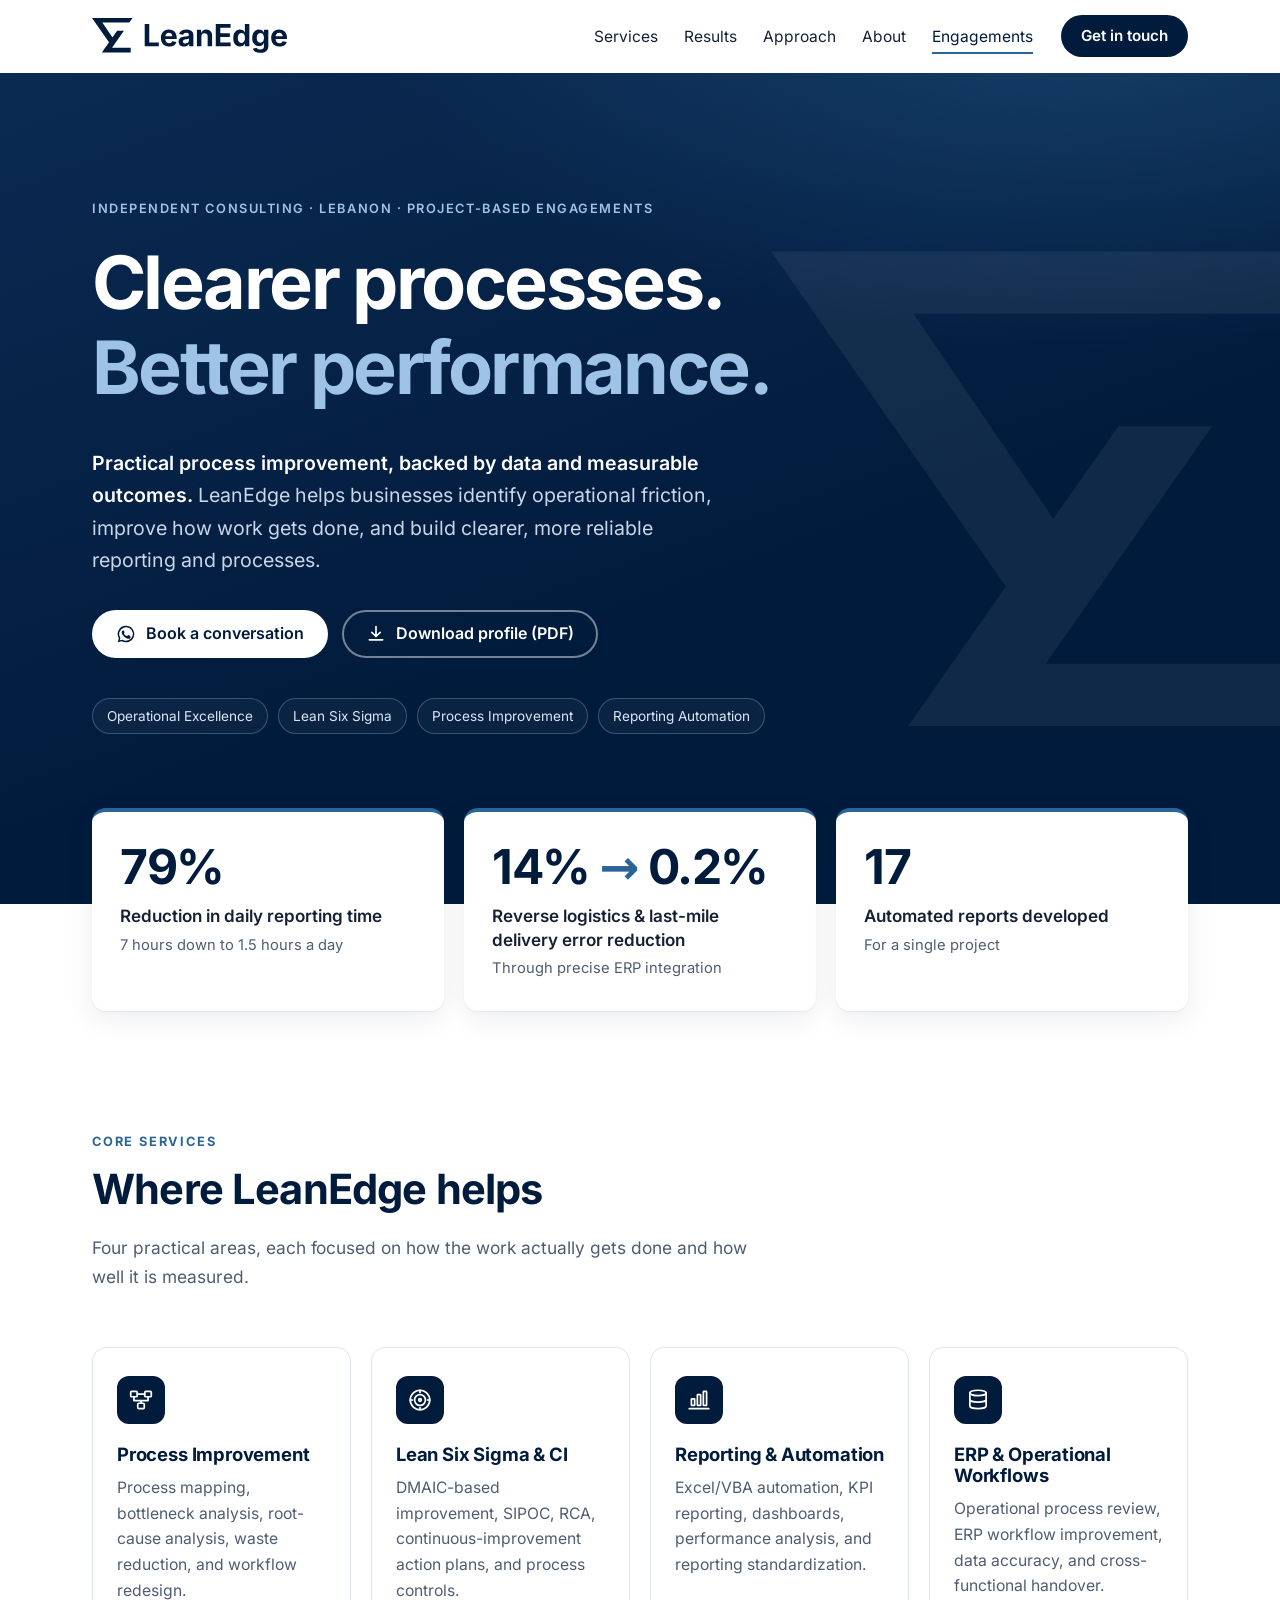
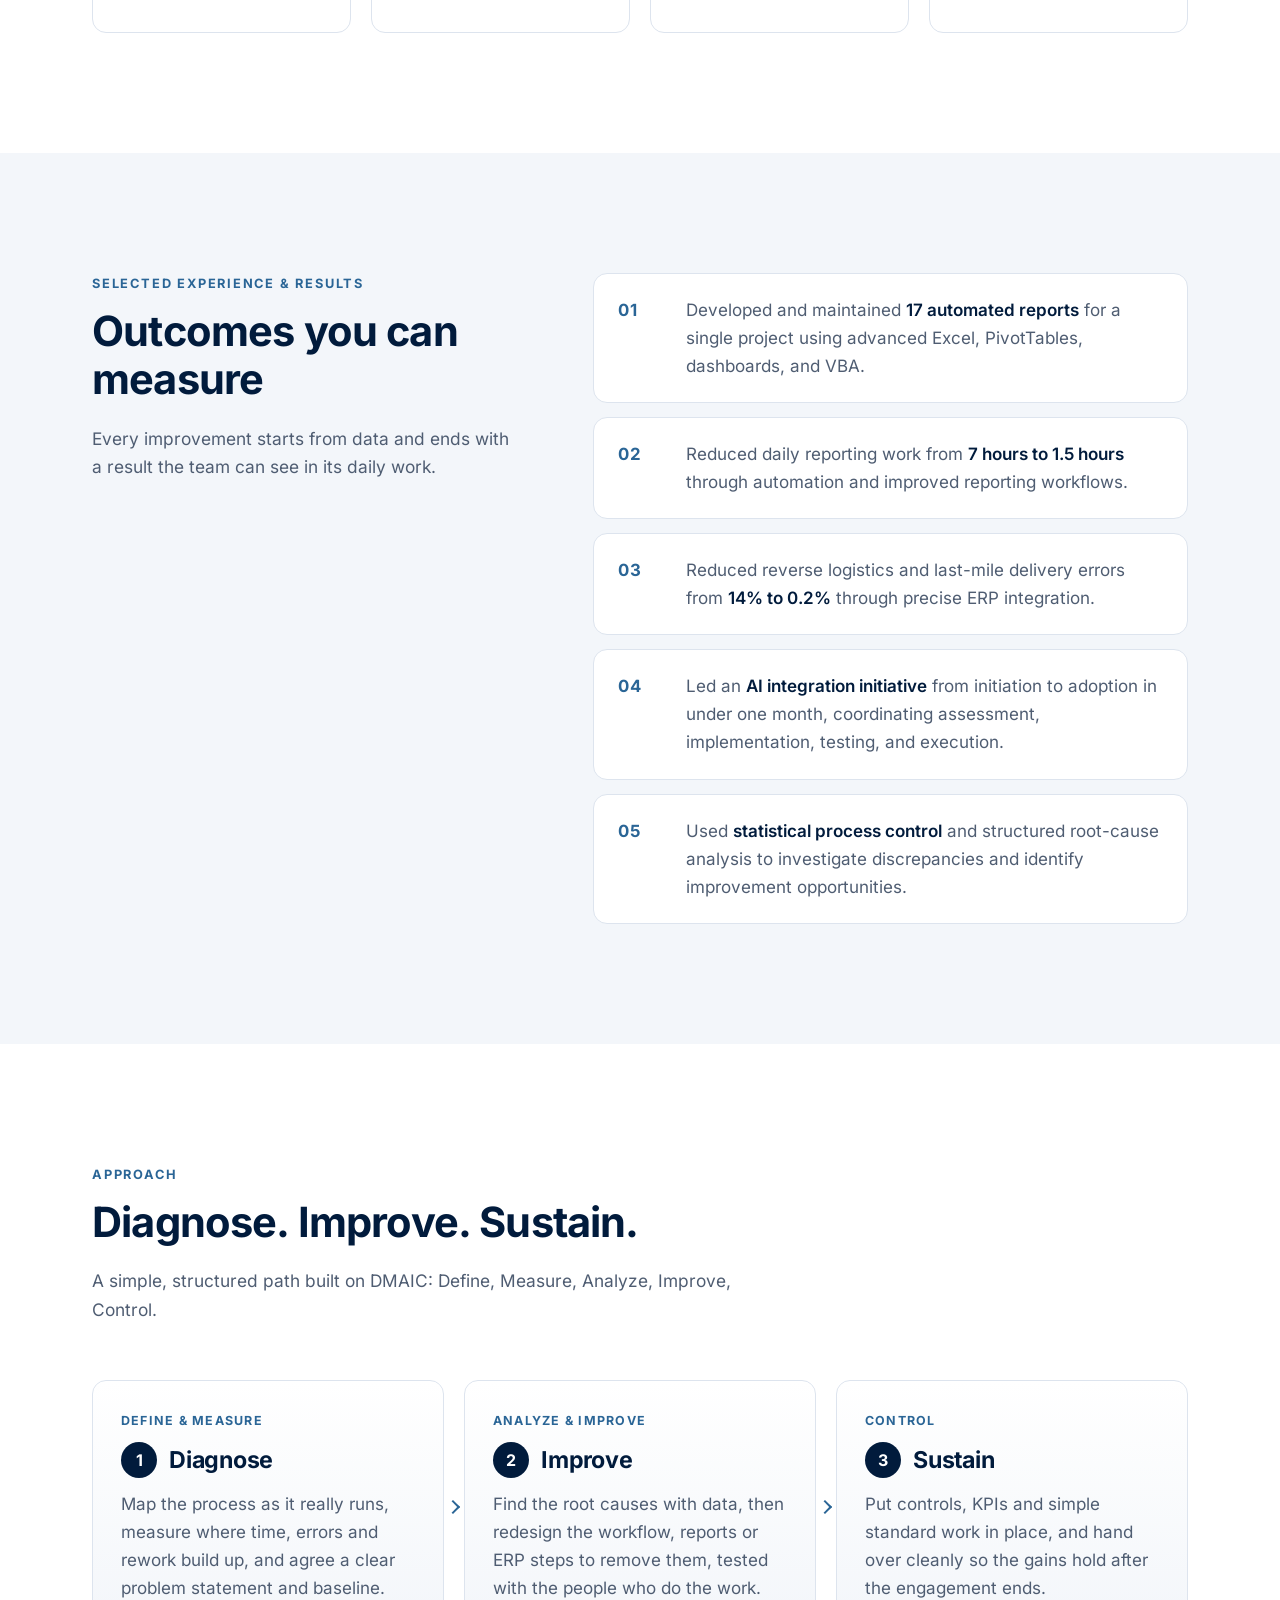
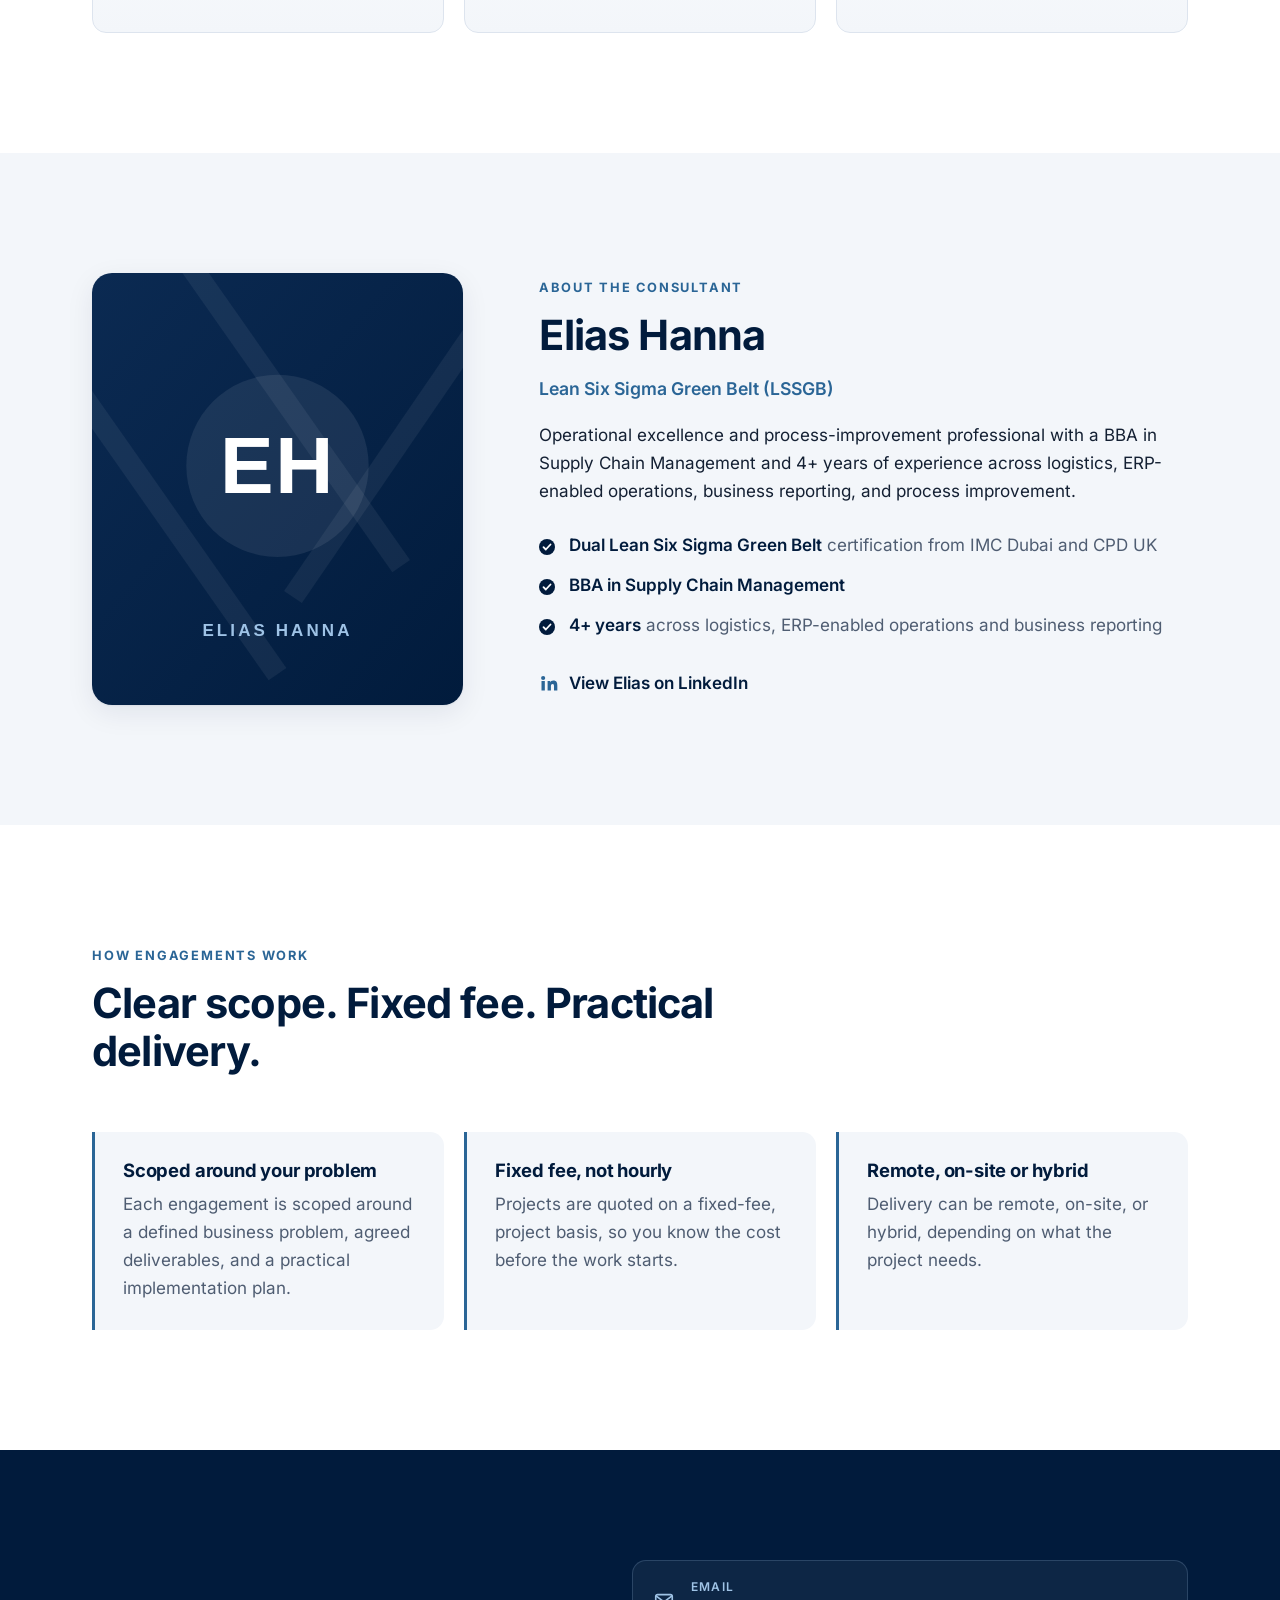
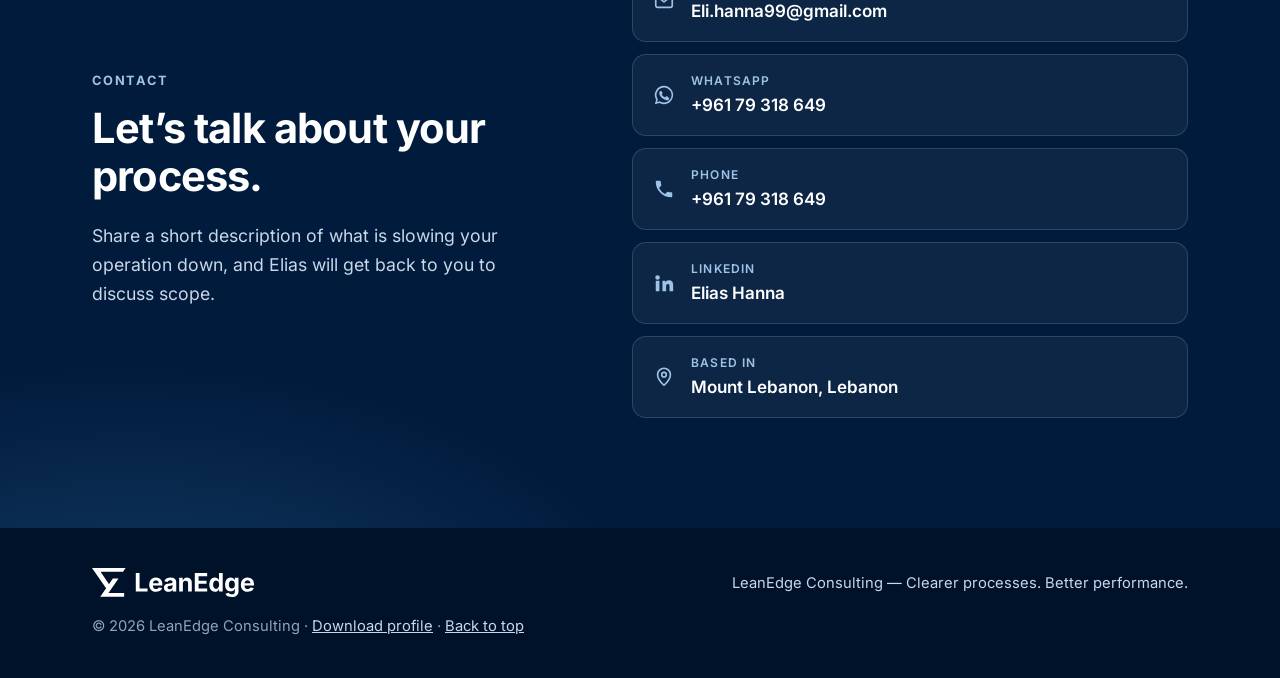
<file: index.html>
<!doctype html>
<html lang="en" class="no-js">
<head>
  <meta charset="utf-8">
  <meta name="viewport" content="width=device-width, initial-scale=1">
  <title>LeanEdge Consulting | Operational Excellence &amp; Process Improvement</title>
  <meta name="description" content="LeanEdge Consulting by Elias Hanna, Lean Six Sigma Green Belt. Process improvement, Lean Six Sigma, reporting automation and ERP workflow consulting in Lebanon. Fixed-fee, project-based engagements.">
  <meta name="author" content="Elias Hanna">
  <meta name="theme-color" content="#011B3C">
  <meta name="color-scheme" content="light">
  <link rel="canonical" href="https://leanedge.si/">

  <meta property="og:type" content="website">
  <meta property="og:site_name" content="LeanEdge Consulting">
  <meta property="og:title" content="LeanEdge Consulting | Clearer processes. Better performance.">
  <meta property="og:description" content="Practical process improvement, backed by data and measurable outcomes. Lean Six Sigma, reporting automation and ERP workflow consulting.">
  <meta property="og:url" content="https://leanedge.si/">
  <meta property="og:image" content="https://leanedge.si/assets/img/og-image.png">
  <meta property="og:image:width" content="1200">
  <meta property="og:image:height" content="630">
  <meta property="og:image:alt" content="LeanEdge Consulting: Clearer processes. Better performance.">
  <meta name="twitter:card" content="summary_large_image">

  <link rel="icon" href="assets/img/favicon.svg" type="image/svg+xml">
  <link rel="icon" href="assets/img/favicon-32.png" sizes="32x32" type="image/png">
  <link rel="apple-touch-icon" href="assets/img/apple-touch-icon.png">
  <link rel="preload" href="assets/fonts/inter-latin-400-normal.woff2" as="font" type="font/woff2" crossorigin>
  <link rel="preload" href="assets/fonts/inter-latin-700-normal.woff2" as="font" type="font/woff2" crossorigin>
  <link rel="stylesheet" href="assets/css/styles.css">

  <script type="application/ld+json">
  {
    "@context": "https://schema.org",
    "@graph": [
      {
        "@type": "ProfessionalService",
        "@id": "https://leanedge.si/#business",
        "name": "LeanEdge Consulting",
        "url": "https://leanedge.si/",
        "logo": "https://leanedge.si/assets/img/logo.svg",
        "image": "https://leanedge.si/assets/img/og-image.png",
        "description": "Operational excellence, Lean Six Sigma, process improvement and reporting automation consulting. Fixed-fee, project-based engagements.",
        "slogan": "Clearer processes. Better performance.",
        "email": "mailto:Eli.hanna99@gmail.com",
        "telephone": "+961 79 318 649",
        "areaServed": "Lebanon",
        "address": { "@type": "PostalAddress", "addressRegion": "Mount Lebanon", "addressCountry": "LB" },
        "founder": { "@id": "https://leanedge.si/#elias" },
        "knowsAbout": ["Operational Excellence", "Lean Six Sigma", "Process Improvement", "Reporting Automation", "ERP workflows", "DMAIC"]
      },
      {
        "@type": "Person",
        "@id": "https://leanedge.si/#elias",
        "name": "Elias Hanna",
        "jobTitle": "Operational Excellence & Process Improvement Consultant",
        "hasCredential": "Lean Six Sigma Green Belt (IMC Dubai, CPD UK)",
        "email": "mailto:Eli.hanna99@gmail.com",
        "sameAs": ["https://www.linkedin.com/in/elias-h-b9250a269"]
      }
    ]
  }
  </script>
  <script>document.documentElement.classList.replace('no-js', 'js');</script>
</head>
<body>
  <a class="skip-link" href="#main">Skip to content</a>

  <header class="site-header" id="top">
    <div class="container header-inner">
      <a class="brand" href="#top" aria-label="LeanEdge home">
        <img src="assets/img/logo-horizontal.svg" alt="LeanEdge" width="170" height="36">
      </a>
      <button class="nav-toggle" type="button" aria-expanded="false" aria-controls="site-nav">
        <span class="nav-toggle-bar" aria-hidden="true"></span>
        <span class="visually-hidden">Menu</span>
      </button>
      <nav class="site-nav" id="site-nav" aria-label="Main">
        <ul>
          <li><a href="#services">Services</a></li>
          <li><a href="#results">Results</a></li>
          <li><a href="#approach">Approach</a></li>
          <li><a href="#about">About</a></li>
          <li><a href="#engagements">Engagements</a></li>
        </ul>
        <a class="btn btn-primary btn-sm" href="#contact">Get in touch</a>
      </nav>
    </div>
  </header>

  <main id="main">
    <!-- Hero -->
    <section class="hero" aria-labelledby="hero-title">
      <img class="hero-mark" src="assets/img/logo-mark-white.svg" alt="" aria-hidden="true">
      <div class="container hero-inner">
        <p class="eyebrow">Independent consulting &middot; Lebanon &middot; Project-based engagements</p>
        <h1 id="hero-title">Clearer processes.<br><span>Better performance.</span></h1>
        <p class="lead"><strong>Practical process improvement, backed by data and measurable outcomes.</strong>
          LeanEdge helps businesses identify operational friction, improve how work gets done, and build clearer,
          more reliable reporting and processes.</p>
        <div class="hero-actions">
          <a class="btn btn-light" href="https://wa.me/96179318649?text=Hello%20Elias%2C%20I%20found%20LeanEdge%20online%20and%20would%20like%20to%20discuss%20a%20project." target="_blank" rel="noopener">
            <svg class="icon" viewBox="0 0 24 24" aria-hidden="true"><path d="M12 2a10 10 0 0 0-8.6 15.1L2 22l5-1.3A10 10 0 1 0 12 2Zm0 18.2a8.2 8.2 0 0 1-4.2-1.2l-.3-.2-3 .8.8-2.9-.2-.3A8.2 8.2 0 1 1 12 20.2Zm4.5-6.1c-.2-.1-1.5-.7-1.7-.8-.2-.1-.4-.1-.6.1l-.8 1c-.1.2-.3.2-.5.1a6.7 6.7 0 0 1-3.3-2.9c-.3-.4.2-.4.7-1.3.1-.2 0-.3 0-.4l-.8-1.8c-.2-.5-.4-.4-.6-.4h-.5a1 1 0 0 0-.7.3 3 3 0 0 0-.9 2.2 5.2 5.2 0 0 0 1.1 2.8 11.9 11.9 0 0 0 4.6 4c1.7.7 2.4.8 3.2.7.5-.1 1.5-.6 1.7-1.2.2-.6.2-1.1.2-1.2-.1-.1-.3-.2-.5-.3Z"/></svg>
            Book a conversation
          </a>
          <a class="btn btn-ghost" href="assets/docs/LeanEdge_Consulting_Profile.pdf" download>
            <svg class="icon" viewBox="0 0 24 24" aria-hidden="true"><path d="M12 3v12m0 0-5-5m5 5 5-5M4 19h16" fill="none" stroke="currentColor" stroke-width="2" stroke-linecap="round" stroke-linejoin="round"/></svg>
            Download profile (PDF)
          </a>
        </div>
        <ul class="tags" aria-label="Specialties">
          <li>Operational Excellence</li>
          <li>Lean Six Sigma</li>
          <li>Process Improvement</li>
          <li>Reporting Automation</li>
        </ul>
      </div>
    </section>

    <!-- Headline results -->
    <section class="stats" aria-label="Headline results">
      <div class="container stats-grid">
        <div class="stat reveal">
          <p class="stat-value">79%</p>
          <p class="stat-label">Reduction in daily reporting time</p>
          <p class="stat-note">7 hours down to 1.5 hours a day</p>
        </div>
        <div class="stat reveal">
          <p class="stat-value">14% <span aria-label="to">&rarr;</span> 0.2%</p>
          <p class="stat-label">Reverse logistics &amp; last-mile delivery error reduction</p>
          <p class="stat-note">Through precise ERP integration</p>
        </div>
        <div class="stat reveal">
          <p class="stat-value">17</p>
          <p class="stat-label">Automated reports developed</p>
          <p class="stat-note">For a single project</p>
        </div>
      </div>
    </section>

    <!-- Services -->
    <section class="section" id="services" aria-labelledby="services-title">
      <div class="container">
        <div class="section-head reveal">
          <p class="kicker">Core services</p>
          <h2 id="services-title">Where LeanEdge helps</h2>
          <p>Four practical areas, each focused on how the work actually gets done and how well it is measured.</p>
        </div>
        <div class="cards">
          <article class="card reveal">
            <div class="card-icon" aria-hidden="true">
              <svg viewBox="0 0 24 24"><rect x="2.5" y="4" width="6" height="5" rx="1"/><rect x="15.5" y="4" width="6" height="5" rx="1"/><rect x="9" y="15" width="6" height="5" rx="1"/><path d="M8.5 6.5h7M18.5 9v3.5H12V15M5.5 9v3.5H12"/></svg>
            </div>
            <h3>Process Improvement</h3>
            <p>Process mapping, bottleneck analysis, root-cause analysis, waste reduction, and workflow redesign.</p>
          </article>
          <article class="card reveal">
            <div class="card-icon" aria-hidden="true">
              <svg viewBox="0 0 24 24"><circle cx="12" cy="12" r="9"/><circle cx="12" cy="12" r="5"/><circle cx="12" cy="12" r="1.2"/><path d="M12 3v2M12 19v2M3 12h2M19 12h2"/></svg>
            </div>
            <h3>Lean Six Sigma &amp; CI</h3>
            <p>DMAIC-based improvement, SIPOC, RCA, continuous-improvement action plans, and process controls.</p>
          </article>
          <article class="card reveal">
            <div class="card-icon" aria-hidden="true">
              <svg viewBox="0 0 24 24"><path d="M3 20h18"/><rect x="5" y="11" width="3" height="6" rx=".5"/><rect x="10.5" y="7" width="3" height="10" rx=".5"/><rect x="16" y="4" width="3" height="13" rx=".5"/></svg>
            </div>
            <h3>Reporting &amp; Automation</h3>
            <p>Excel/VBA automation, KPI reporting, dashboards, performance analysis, and reporting standardization.</p>
          </article>
          <article class="card reveal">
            <div class="card-icon" aria-hidden="true">
              <svg viewBox="0 0 24 24"><ellipse cx="12" cy="5.5" rx="7.5" ry="2.5"/><path d="M4.5 5.5v6c0 1.4 3.4 2.5 7.5 2.5s7.5-1.1 7.5-2.5v-6M4.5 11.5v6c0 1.4 3.4 2.5 7.5 2.5s7.5-1.1 7.5-2.5v-6"/></svg>
            </div>
            <h3>ERP &amp; Operational Workflows</h3>
            <p>Operational process review, ERP workflow improvement, data accuracy, and cross-functional handover.</p>
          </article>
        </div>
      </div>
    </section>

    <!-- Selected experience -->
    <section class="section section-alt" id="results" aria-labelledby="results-title">
      <div class="container results-layout">
        <div class="section-head reveal">
          <p class="kicker">Selected experience &amp; results</p>
          <h2 id="results-title">Outcomes you can measure</h2>
          <p>Every improvement starts from data and ends with a result the team can see in its daily work.</p>
        </div>
        <ol class="results-list">
          <li class="reveal">
            <span class="result-num" aria-hidden="true">01</span>
            <p>Developed and maintained <strong>17 automated reports</strong> for a single project using advanced Excel, PivotTables, dashboards, and VBA.</p>
          </li>
          <li class="reveal">
            <span class="result-num" aria-hidden="true">02</span>
            <p>Reduced daily reporting work from <strong>7 hours to 1.5 hours</strong> through automation and improved reporting workflows.</p>
          </li>
          <li class="reveal">
            <span class="result-num" aria-hidden="true">03</span>
            <p>Reduced reverse logistics and last-mile delivery errors from <strong>14% to 0.2%</strong> through precise ERP integration.</p>
          </li>
          <li class="reveal">
            <span class="result-num" aria-hidden="true">04</span>
            <p>Led an <strong>AI integration initiative</strong> from initiation to adoption in under one month, coordinating assessment, implementation, testing, and execution.</p>
          </li>
          <li class="reveal">
            <span class="result-num" aria-hidden="true">05</span>
            <p>Used <strong>statistical process control</strong> and structured root-cause analysis to investigate discrepancies and identify improvement opportunities.</p>
          </li>
        </ol>
      </div>
    </section>

    <!-- Approach -->
    <section class="section" id="approach" aria-labelledby="approach-title">
      <div class="container">
        <div class="section-head reveal">
          <p class="kicker">Approach</p>
          <h2 id="approach-title">Diagnose. Improve. Sustain.</h2>
          <p>A simple, structured path built on DMAIC: Define, Measure, Analyze, Improve, Control.</p>
        </div>
        <ol class="steps">
          <li class="step reveal">
            <p class="step-tag">Define &amp; Measure</p>
            <h3><span class="step-num">1</span> Diagnose</h3>
            <p>Map the process as it really runs, measure where time, errors and rework build up, and agree a clear problem statement and baseline.</p>
          </li>
          <li class="step reveal">
            <p class="step-tag">Analyze &amp; Improve</p>
            <h3><span class="step-num">2</span> Improve</h3>
            <p>Find the root causes with data, then redesign the workflow, reports or ERP steps to remove them, tested with the people who do the work.</p>
          </li>
          <li class="step reveal">
            <p class="step-tag">Control</p>
            <h3><span class="step-num">3</span> Sustain</h3>
            <p>Put controls, KPIs and simple standard work in place, and hand over cleanly so the gains hold after the engagement ends.</p>
          </li>
        </ol>
      </div>
    </section>

    <!-- About -->
    <section class="section section-alt" id="about" aria-labelledby="about-title">
      <div class="container about">
        <figure class="about-photo reveal">
          <img src="assets/img/elias-placeholder.svg" alt="Elias Hanna" width="480" height="560" loading="lazy">
        </figure>
        <div class="about-text reveal">
          <p class="kicker">About the consultant</p>
          <h2 id="about-title">Elias Hanna</h2>
          <p class="about-role">Lean Six Sigma Green Belt (LSSGB)</p>
          <p>Operational excellence and process-improvement professional with a BBA in Supply Chain Management and
            4+ years of experience across logistics, ERP-enabled operations, business reporting, and process improvement.</p>
          <ul class="creds">
            <li><strong>Dual Lean Six Sigma Green Belt</strong> certification from IMC Dubai and CPD UK</li>
            <li><strong>BBA in Supply Chain Management</strong></li>
            <li><strong>4+ years</strong> across logistics, ERP-enabled operations and business reporting</li>
          </ul>
          <a class="text-link" href="https://www.linkedin.com/in/elias-h-b9250a269" target="_blank" rel="noopener">
            <svg class="icon" viewBox="0 0 24 24" aria-hidden="true"><path d="M4.98 3.5a2.5 2.5 0 1 1 0 5 2.5 2.5 0 0 1 0-5ZM3 9.5h4V21H3V9.5Zm6.5 0h3.8v1.6h.1c.5-1 1.8-2 3.8-2 4 0 4.8 2.6 4.8 6V21h-4v-5.1c0-1.2 0-2.8-1.7-2.8s-2 1.3-2 2.7V21h-4V9.5Z"/></svg>
            View Elias on LinkedIn
          </a>
        </div>
      </div>
    </section>

    <!-- Engagements -->
    <section class="section" id="engagements" aria-labelledby="engagements-title">
      <div class="container">
        <div class="section-head reveal">
          <p class="kicker">How engagements work</p>
          <h2 id="engagements-title">Clear scope. Fixed fee. Practical delivery.</h2>
        </div>
        <div class="features">
          <div class="feature reveal">
            <h3>Scoped around your problem</h3>
            <p>Each engagement is scoped around a defined business problem, agreed deliverables, and a practical implementation plan.</p>
          </div>
          <div class="feature reveal">
            <h3>Fixed fee, not hourly</h3>
            <p>Projects are quoted on a fixed-fee, project basis, so you know the cost before the work starts.</p>
          </div>
          <div class="feature reveal">
            <h3>Remote, on-site or hybrid</h3>
            <p>Delivery can be remote, on-site, or hybrid, depending on what the project needs.</p>
          </div>
        </div>
      </div>
    </section>

    <!-- Contact -->
    <section class="contact" id="contact" aria-labelledby="contact-title">
      <div class="container contact-inner">
        <div class="contact-text reveal">
          <p class="kicker kicker-light">Contact</p>
          <h2 id="contact-title">Let&rsquo;s talk about your process.</h2>
          <p>Share a short description of what is slowing your operation down, and Elias will get back to you to discuss scope.</p>
        </div>
        <ul class="contact-list reveal">
          <li>
            <a href="mailto:Eli.hanna99@gmail.com?subject=LeanEdge%20enquiry">
              <svg class="icon" viewBox="0 0 24 24" aria-hidden="true"><rect x="3" y="5" width="18" height="14" rx="2" fill="none" stroke="currentColor" stroke-width="1.8"/><path d="m4 7 8 6 8-6" fill="none" stroke="currentColor" stroke-width="1.8" stroke-linecap="round" stroke-linejoin="round"/></svg>
              <span><small>Email</small>Eli.hanna99@gmail.com</span>
            </a>
          </li>
          <li>
            <a href="https://wa.me/96179318649?text=Hello%20Elias%2C%20I%20found%20LeanEdge%20online%20and%20would%20like%20to%20discuss%20a%20project." target="_blank" rel="noopener">
              <svg class="icon" viewBox="0 0 24 24" aria-hidden="true"><path d="M12 2a10 10 0 0 0-8.6 15.1L2 22l5-1.3A10 10 0 1 0 12 2Zm0 18.2a8.2 8.2 0 0 1-4.2-1.2l-.3-.2-3 .8.8-2.9-.2-.3A8.2 8.2 0 1 1 12 20.2Zm4.5-6.1c-.2-.1-1.5-.7-1.7-.8-.2-.1-.4-.1-.6.1l-.8 1c-.1.2-.3.2-.5.1a6.7 6.7 0 0 1-3.3-2.9c-.3-.4.2-.4.7-1.3.1-.2 0-.3 0-.4l-.8-1.8c-.2-.5-.4-.4-.6-.4h-.5a1 1 0 0 0-.7.3 3 3 0 0 0-.9 2.2 5.2 5.2 0 0 0 1.1 2.8 11.9 11.9 0 0 0 4.6 4c1.7.7 2.4.8 3.2.7.5-.1 1.5-.6 1.7-1.2.2-.6.2-1.1.2-1.2-.1-.1-.3-.2-.5-.3Z"/></svg>
              <span><small>WhatsApp</small>+961 79 318 649</span>
            </a>
          </li>
          <li>
            <a href="tel:+96179318649">
              <svg class="icon" viewBox="0 0 24 24" aria-hidden="true"><path d="M6.6 10.8a15.1 15.1 0 0 0 6.6 6.6l2.2-2.2a1 1 0 0 1 1-.25 11.4 11.4 0 0 0 3.6.57 1 1 0 0 1 1 1V20a1 1 0 0 1-1 1A17 17 0 0 1 3 4a1 1 0 0 1 1-1h3.5a1 1 0 0 1 1 1c0 1.25.2 2.45.57 3.57a1 1 0 0 1-.25 1L6.6 10.8Z"/></svg>
              <span><small>Phone</small>+961 79 318 649</span>
            </a>
          </li>
          <li>
            <a href="https://www.linkedin.com/in/elias-h-b9250a269" target="_blank" rel="noopener">
              <svg class="icon" viewBox="0 0 24 24" aria-hidden="true"><path d="M4.98 3.5a2.5 2.5 0 1 1 0 5 2.5 2.5 0 0 1 0-5ZM3 9.5h4V21H3V9.5Zm6.5 0h3.8v1.6h.1c.5-1 1.8-2 3.8-2 4 0 4.8 2.6 4.8 6V21h-4v-5.1c0-1.2 0-2.8-1.7-2.8s-2 1.3-2 2.7V21h-4V9.5Z"/></svg>
              <span><small>LinkedIn</small>Elias Hanna</span>
            </a>
          </li>
          <li class="contact-static">
            <svg class="icon" viewBox="0 0 24 24" aria-hidden="true"><path d="M12 21s-7-6.2-7-11.5a7 7 0 0 1 14 0C19 14.8 12 21 12 21Z" fill="none" stroke="currentColor" stroke-width="1.8"/><circle cx="12" cy="9.5" r="2.5" fill="none" stroke="currentColor" stroke-width="1.8"/></svg>
            <span><small>Based in</small>Mount Lebanon, Lebanon</span>
          </li>
        </ul>
      </div>
    </section>
  </main>

  <footer class="site-footer">
    <div class="container footer-inner">
      <img src="assets/img/logo-horizontal-white.svg" alt="LeanEdge" width="150" height="32" loading="lazy">
      <p class="footer-tag">LeanEdge Consulting &mdash; Clearer processes. Better performance.</p>
      <p class="footer-meta">&copy; <span data-year>2026</span> LeanEdge Consulting &middot;
        <a href="assets/docs/LeanEdge_Consulting_Profile.pdf" download>Download profile</a> &middot;
        <a href="#top">Back to top</a></p>
    </div>
  </footer>

  <script src="assets/js/main.js" defer></script>
</body>
</html>
</file>
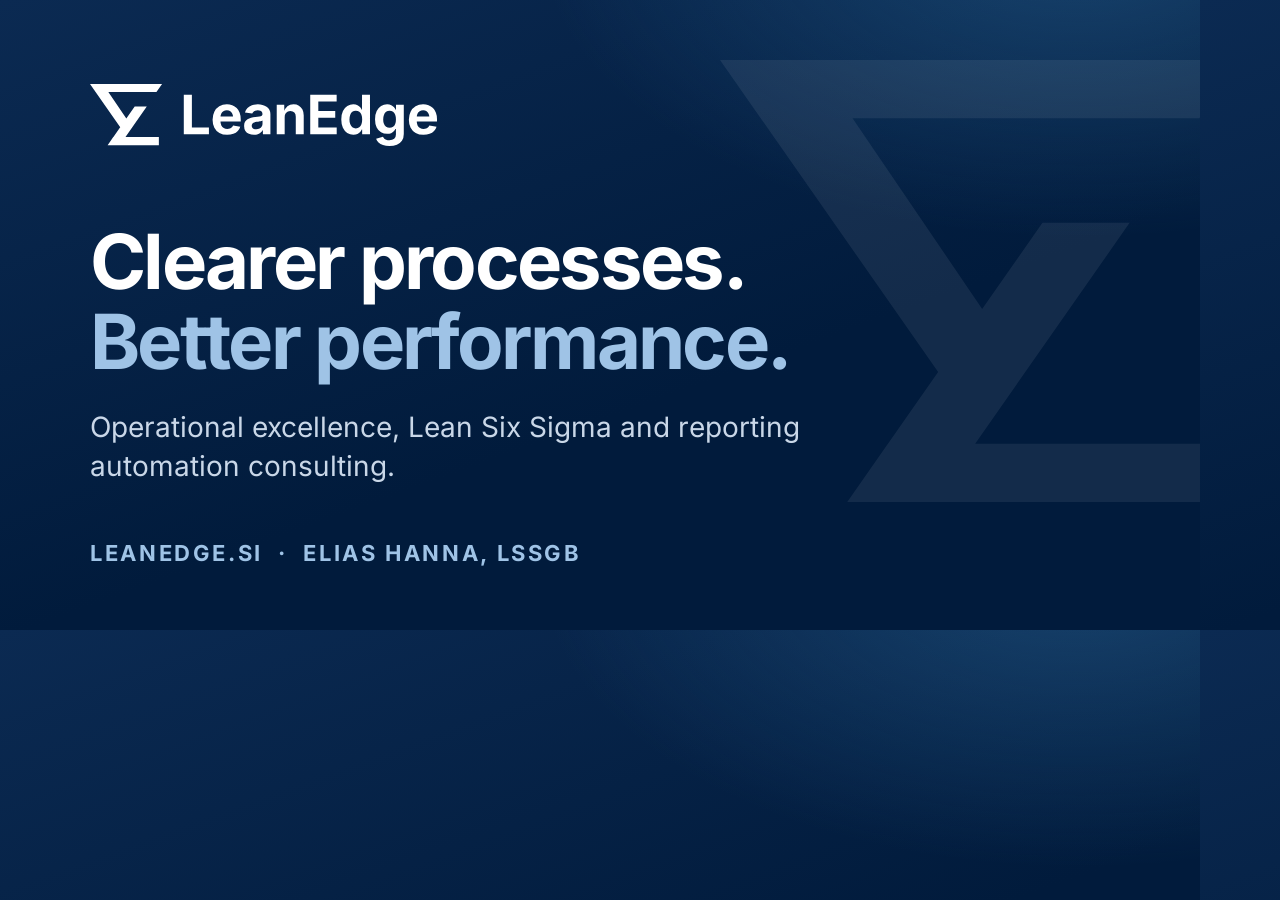
<file: tools/render/og-image.html>
<!doctype html>
<html><head><meta charset="utf-8">
<style>
@font-face{font-family:Inter;font-weight:400;src:url(../../assets/fonts/inter-latin-400-normal.woff2)}
@font-face{font-family:Inter;font-weight:700;src:url(../../assets/fonts/inter-latin-700-normal.woff2)}
html,body{margin:0;width:1200px;height:630px;overflow:hidden}
body{font-family:Inter,sans-serif;color:#c9d7e8;position:relative;
background:radial-gradient(900px 500px at 90% -10%,rgba(42,101,150,.5),transparent 60%),linear-gradient(160deg,#0b2a52,#011b3c 60%)}
.mark{position:absolute;right:-40px;top:60px;width:520px;opacity:.07}
.wrap{position:absolute;left:90px;top:84px;right:90px}
img.logo{height:64px}
h1{color:#fff;font-size:76px;line-height:1.05;letter-spacing:-.035em;margin:70px 0 26px;font-weight:700}
h1 span{color:#9fc3e6}
p{font-size:28px;margin:0;max-width:820px;line-height:1.4}
.bar{position:absolute;left:90px;bottom:64px;font-size:22px;letter-spacing:.12em;text-transform:uppercase;color:#9fc3e6;font-weight:700}
</style></head>
<body>
<img class="mark" src="../../assets/img/logo-mark-white.svg" alt="">
<div class="wrap">
<img class="logo" src="../../assets/img/logo-horizontal-white.svg" alt="">
<h1>Clearer processes.<br><span>Better performance.</span></h1>
<p>Operational excellence, Lean Six Sigma and reporting automation consulting.</p>
</div>
<div class="bar">leanedge.si &nbsp;·&nbsp; Elias Hanna, LSSGB</div>
</body></html>
</file>
<file: assets/css/styles.css>
/* LeanEdge Consulting — site styles */

@font-face {
  font-family: "Inter";
  font-style: normal;
  font-weight: 400;
  font-display: swap;
  src: url("../fonts/inter-latin-400-normal.woff2") format("woff2");
}
@font-face {
  font-family: "Inter";
  font-style: normal;
  font-weight: 600;
  font-display: swap;
  src: url("../fonts/inter-latin-600-normal.woff2") format("woff2");
}
@font-face {
  font-family: "Inter";
  font-style: normal;
  font-weight: 700;
  font-display: swap;
  src: url("../fonts/inter-latin-700-normal.woff2") format("woff2");
}

:root {
  --navy: #011b3c;        /* sampled from the logo */
  --navy-2: #0b2a52;
  --navy-3: #133a6b;
  --blue: #2a6596;        /* accent, from the profile headings */
  --blue-light: #9fc3e6;
  --ink: #142033;
  --muted: #4f5d72;
  --line: #dde4ee;
  --bg: #ffffff;
  --bg-alt: #f3f6fa;
  --radius: 14px;
  --radius-sm: 8px;
  --shadow: 0 1px 2px rgba(1, 27, 60, .06), 0 8px 28px rgba(1, 27, 60, .08);
  --container: 1160px;
  --gutter: clamp(16px, 4vw, 32px);
  --header-h: 72px;
  --font: "Inter", system-ui, -apple-system, "Segoe UI", Roboto, Arial, sans-serif;
}

*, *::before, *::after { box-sizing: border-box; }

html {
  scroll-behavior: smooth;
  scroll-padding-top: calc(var(--header-h) + 8px);
  -webkit-text-size-adjust: 100%;
}

body {
  margin: 0;
  font-family: var(--font);
  font-size: 17px;
  line-height: 1.65;
  color: var(--ink);
  background: var(--bg);
  -webkit-font-smoothing: antialiased;
  overflow-x: hidden;
}

img, svg { display: block; max-width: 100%; }
h1, h2, h3 { line-height: 1.15; margin: 0 0 .5em; color: var(--navy); letter-spacing: -.02em; }
h2 { font-size: clamp(1.8rem, 3.4vw, 2.6rem); font-weight: 700; }
h3 { font-size: 1.15rem; font-weight: 700; letter-spacing: -.01em; }
p { margin: 0 0 1em; }
a { color: var(--blue); }
strong { font-weight: 600; color: var(--navy); }
ul, ol { margin: 0; padding: 0; list-style: none; }

:focus-visible { outline: 3px solid var(--blue-light); outline-offset: 3px; border-radius: 4px; }

.container { width: 100%; max-width: var(--container); margin: 0 auto; padding: 0 var(--gutter); }

.visually-hidden {
  position: absolute !important; width: 1px; height: 1px; overflow: hidden;
  clip: rect(0 0 0 0); white-space: nowrap; border: 0; padding: 0; margin: -1px;
}

.skip-link {
  position: absolute; left: 16px; top: -60px; z-index: 100;
  background: var(--navy); color: #fff; padding: 10px 16px; border-radius: var(--radius-sm);
  text-decoration: none; font-weight: 600;
}
.skip-link:focus { top: 12px; }

.icon { width: 20px; height: 20px; flex: none; fill: currentColor; }

/* Buttons */
.btn {
  display: inline-flex; align-items: center; justify-content: center; gap: 10px;
  min-height: 48px; padding: 12px 22px; border-radius: 999px;
  font: 600 1rem/1.2 var(--font); text-decoration: none; cursor: pointer;
  border: 2px solid transparent; transition: background .2s, color .2s, border-color .2s, transform .2s;
}
.btn:hover { transform: translateY(-1px); }
.btn-sm { min-height: 42px; padding: 9px 18px; font-size: .95rem; }
.btn-primary { background: var(--navy); color: #fff; }
.btn-primary:hover { background: var(--navy-3); }
.btn-light { background: #fff; color: var(--navy); }
.btn-light:hover { background: #e6eef7; }
.btn-ghost { color: #fff; border-color: rgba(255, 255, 255, .45); }
.btn-ghost:hover { border-color: #fff; background: rgba(255, 255, 255, .08); }

/* Header */
.site-header {
  position: sticky; top: 0; z-index: 50;
  background: rgba(255, 255, 255, .94);
  backdrop-filter: saturate(1.4) blur(10px);
  -webkit-backdrop-filter: saturate(1.4) blur(10px);
  border-bottom: 1px solid transparent;
  transition: border-color .2s, box-shadow .2s;
}
.site-header.is-scrolled { border-bottom-color: var(--line); box-shadow: 0 4px 18px rgba(1, 27, 60, .06); }
.header-inner { display: flex; align-items: center; justify-content: space-between; height: var(--header-h); gap: 24px; }
.brand img { height: 36px; width: auto; }

.site-nav { display: flex; align-items: center; gap: 28px; }
.site-nav ul { display: flex; gap: 26px; }
.site-nav ul a {
  color: var(--ink); text-decoration: none; font-weight: 500; font-size: .97rem;
  padding: 6px 0; border-bottom: 2px solid transparent; transition: color .2s, border-color .2s;
}
.site-nav ul a:hover, .site-nav ul a.is-active { color: var(--navy); border-bottom-color: var(--blue); }

.nav-toggle {
  display: none; width: 44px; height: 44px; border: 0; border-radius: 10px;
  background: transparent; cursor: pointer; position: relative;
}
.nav-toggle-bar, .nav-toggle-bar::before, .nav-toggle-bar::after {
  position: absolute; left: 11px; width: 22px; height: 2px; background: var(--navy);
  border-radius: 2px; transition: transform .25s, opacity .25s; content: "";
}
.nav-toggle-bar { top: 21px; }
.nav-toggle-bar::before { left: 0; top: -7px; }
.nav-toggle-bar::after { left: 0; top: 7px; }
.nav-toggle[aria-expanded="true"] .nav-toggle-bar { background: transparent; }
.nav-toggle[aria-expanded="true"] .nav-toggle-bar::before { transform: translateY(7px) rotate(45deg); }
.nav-toggle[aria-expanded="true"] .nav-toggle-bar::after { transform: translateY(-7px) rotate(-45deg); }

@media (max-width: 960px) {
  .js .nav-toggle { display: block; }
  .js .site-nav {
    position: absolute; top: var(--header-h); left: 0; right: 0;
    flex-direction: column; align-items: stretch; gap: 8px;
    padding: 8px var(--gutter) 24px; background: #fff;
    border-bottom: 1px solid var(--line); box-shadow: 0 12px 24px rgba(1, 27, 60, .08);
    display: none;
  }
  .js .site-nav.is-open { display: flex; }
  .js .site-nav ul { flex-direction: column; gap: 0; }
  .js .site-nav ul a { display: block; padding: 14px 0; border-bottom: 1px solid var(--line); }
  .js .site-nav ul a:hover, .js .site-nav ul a.is-active { border-bottom-color: var(--line); color: var(--blue); }
  .js .site-nav .btn { margin-top: 12px; }
  .no-js .header-inner { height: auto; flex-wrap: wrap; padding-top: 12px; padding-bottom: 12px; }
  .no-js .site-nav, .no-js .site-nav ul { flex-wrap: wrap; gap: 12px 20px; }
}

/* Hero */
.hero {
  position: relative; overflow: hidden; color: #dce7f3;
  background:
    radial-gradient(1200px 600px at 85% -10%, rgba(42, 101, 150, .45), transparent 60%),
    linear-gradient(160deg, var(--navy-2) 0%, var(--navy) 60%);
  padding: clamp(64px, 10vw, 120px) 0 clamp(120px, 14vw, 170px);
}
.hero-mark {
  position: absolute; right: -4%; top: 50%; width: min(46vw, 560px); height: auto;
  transform: translateY(-50%); opacity: .06; pointer-events: none;
}
.hero-inner { position: relative; max-width: var(--container); }
.eyebrow {
  display: inline-block; font-size: .8rem; font-weight: 600; letter-spacing: .12em; text-transform: uppercase;
  color: var(--blue-light); margin-bottom: 22px;
}
.hero h1 { color: #fff; font-size: clamp(2.5rem, 6.4vw, 4.6rem); font-weight: 700; letter-spacing: -.035em; max-width: 14ch; }
.hero h1 span { color: var(--blue-light); }
.lead { font-size: clamp(1.05rem, 1.6vw, 1.22rem); max-width: 640px; color: #c9d7e8; margin: 26px 0 34px; }
.lead strong { color: #fff; }
.hero-actions { display: flex; flex-wrap: wrap; gap: 14px; margin-bottom: 40px; }
.tags { display: flex; flex-wrap: wrap; gap: 10px; }
.tags li {
  font-size: .85rem; font-weight: 500; color: #dce7f3;
  padding: 6px 14px; border-radius: 999px; border: 1px solid rgba(159, 195, 230, .3);
  background: rgba(255, 255, 255, .04);
}

/* Stats */
.stats { position: relative; margin-top: clamp(-96px, -9vw, -72px); z-index: 2; }
.stats-grid { display: grid; grid-template-columns: repeat(3, 1fr); gap: 20px; }
.stat {
  background: #fff; border-radius: var(--radius); box-shadow: var(--shadow);
  padding: 30px 28px; border-top: 4px solid var(--blue); text-align: left;
}
.stat-value { font-size: clamp(2.2rem, 4vw, 3rem); font-weight: 700; color: var(--navy); letter-spacing: -.03em; line-height: 1.05; margin-bottom: 12px; white-space: nowrap; }
.stat-value span { color: var(--blue); font-weight: 600; }
.stat-label { font-weight: 600; color: var(--ink); margin-bottom: 4px; line-height: 1.4; }
.stat-note { color: var(--muted); font-size: .92rem; margin: 0; }

/* Sections */
.section { padding: clamp(72px, 10vw, 120px) 0; }
.section-alt { background: var(--bg-alt); }
.section-head { max-width: 680px; margin-bottom: clamp(36px, 5vw, 56px); }
.section-head p:last-child { color: var(--muted); font-size: 1.08rem; margin: 0; }
.kicker {
  font-size: .8rem; font-weight: 700; letter-spacing: .14em; text-transform: uppercase;
  color: var(--blue); margin-bottom: 14px;
}
.kicker-light { color: var(--blue-light); }

/* Service cards */
.cards { display: grid; grid-template-columns: repeat(4, 1fr); gap: 20px; }
.card {
  background: #fff; border: 1px solid var(--line); border-radius: var(--radius);
  padding: 28px 24px; transition: border-color .2s, box-shadow .2s, transform .2s;
}
.card:hover { border-color: #c5d3e4; box-shadow: var(--shadow); transform: translateY(-3px); }
.card-icon {
  width: 48px; height: 48px; border-radius: 12px; background: var(--navy);
  display: grid; place-items: center; margin-bottom: 20px;
}
.card-icon svg { width: 26px; height: 26px; fill: none; stroke: #fff; stroke-width: 1.6; stroke-linecap: round; stroke-linejoin: round; }
.card p { color: var(--muted); margin: 0; font-size: .98rem; }

/* Results */
.results-layout { display: grid; grid-template-columns: 5fr 7fr; gap: clamp(32px, 6vw, 80px); align-items: start; }
.results-layout .section-head { position: sticky; top: calc(var(--header-h) + 32px); }
.results-list { display: grid; gap: 14px; }
.results-list li {
  display: grid; grid-template-columns: 52px 1fr; gap: 16px; align-items: start;
  background: #fff; border-radius: var(--radius); padding: 22px 24px; border: 1px solid var(--line);
}
.results-list p { margin: 0; color: var(--muted); }
.result-num { font-weight: 700; font-size: 1.05rem; color: var(--blue); letter-spacing: .04em; padding-top: 1px; }

/* Approach */
.steps { display: grid; grid-template-columns: repeat(3, 1fr); gap: 20px; counter-reset: step; }
.step {
  position: relative; padding: 30px 28px; border-radius: var(--radius);
  background: linear-gradient(180deg, #fff, var(--bg-alt)); border: 1px solid var(--line);
}
.step:not(:last-child)::after {
  content: ""; position: absolute; top: 50%; right: -15px; width: 10px; height: 10px; z-index: 1;
  border-top: 2px solid var(--blue); border-right: 2px solid var(--blue); transform: translateY(-50%) rotate(45deg);
}
.step-tag { font-size: .78rem; font-weight: 700; letter-spacing: .1em; text-transform: uppercase; color: var(--blue); margin-bottom: 10px; }
.step h3 { display: flex; align-items: center; gap: 12px; font-size: 1.45rem; }
.step-num {
  display: inline-grid; place-items: center; width: 36px; height: 36px; border-radius: 50%;
  background: var(--navy); color: #fff; font-size: 1rem;
}
.step p:last-child { color: var(--muted); margin: 0; }

/* About */
.about { display: grid; grid-template-columns: 4fr 7fr; gap: clamp(32px, 6vw, 80px); align-items: center; }
.about-photo { margin: 0; border-radius: 20px; overflow: hidden; box-shadow: var(--shadow); max-width: 420px; }
.about-photo img { width: 100%; height: auto; }
.about-role { font-weight: 600; color: var(--blue); font-size: 1.1rem; margin-top: -6px; }
.creds { display: grid; gap: 12px; margin: 26px 0 30px; }
.creds li { position: relative; padding-left: 30px; color: var(--muted); }
.creds li::before {
  content: ""; position: absolute; left: 0; top: .45em; width: 16px; height: 16px; border-radius: 50%;
  background: var(--navy) url("data:image/svg+xml,%3Csvg xmlns='http://www.w3.org/2000/svg' viewBox='0 0 16 16'%3E%3Cpath d='m4.5 8.2 2.3 2.3 4.7-5' fill='none' stroke='%23fff' stroke-width='1.8' stroke-linecap='round' stroke-linejoin='round'/%3E%3C/svg%3E") center/100% no-repeat;
}
.text-link { display: inline-flex; align-items: center; gap: 10px; font-weight: 600; text-decoration: none; color: var(--navy); }
.text-link .icon { color: var(--blue); }
.text-link:hover { color: var(--blue); }

/* Engagements */
.features { display: grid; grid-template-columns: repeat(3, 1fr); gap: 20px; }
.feature { padding: 28px; border-left: 3px solid var(--blue); background: var(--bg-alt); border-radius: 0 var(--radius) var(--radius) 0; }
.feature p { color: var(--muted); margin: 0; }

/* Contact */
.contact {
  color: #c9d7e8; padding: clamp(72px, 10vw, 110px) 0;
  background:
    radial-gradient(900px 500px at 10% 120%, rgba(42, 101, 150, .45), transparent 60%),
    var(--navy);
}
.contact-inner { display: grid; grid-template-columns: 5fr 6fr; gap: clamp(32px, 6vw, 80px); align-items: center; }
.contact h2 { color: #fff; }
.contact-text p:last-child { font-size: 1.1rem; margin: 0; }
.contact-list { display: grid; gap: 12px; }
.contact-list a, .contact-static {
  display: flex; align-items: center; gap: 16px; padding: 16px 20px; border-radius: var(--radius);
  background: rgba(255, 255, 255, .05); border: 1px solid rgba(159, 195, 230, .2);
  color: #fff; text-decoration: none; font-weight: 600; transition: background .2s, border-color .2s;
  overflow-wrap: anywhere;
}
.contact-list a:hover { background: rgba(255, 255, 255, .1); border-color: rgba(159, 195, 230, .5); }
.contact-list .icon { width: 22px; height: 22px; color: var(--blue-light); }
.contact-list small { display: block; font-size: .75rem; font-weight: 600; letter-spacing: .1em; text-transform: uppercase; color: var(--blue-light); }

/* Footer */
.site-footer { background: #00122a; color: #8fa3bd; padding: 40px 0; font-size: .92rem; }
.footer-inner { display: flex; flex-wrap: wrap; align-items: center; justify-content: space-between; gap: 16px 32px; }
.footer-inner img { height: 30px; width: auto; }
.footer-inner p { margin: 0; }
.footer-tag { color: #c9d7e8; }
.site-footer a { color: #c9d7e8; }

/* Reveal on scroll (only when JS runs and motion is allowed) */
@media (prefers-reduced-motion: no-preference) {
  .js .reveal { opacity: 0; transform: translateY(18px); transition: opacity .6s ease, transform .6s ease; }
  .js .reveal.is-visible { opacity: 1; transform: none; }
}
@media (prefers-reduced-motion: reduce) {
  html { scroll-behavior: auto; }
  * { transition: none !important; }
}

/* Responsive */
@media (max-width: 1080px) {
  .cards { grid-template-columns: repeat(2, 1fr); }
}
@media (max-width: 900px) {
  .stats-grid, .steps, .features { grid-template-columns: 1fr; }
  .step:not(:last-child)::after { top: auto; bottom: -16px; right: 50%; transform: translateX(50%) rotate(135deg); }
  .results-layout, .about, .contact-inner { grid-template-columns: 1fr; }
  .results-layout .section-head { position: static; }
  .about-photo { max-width: 320px; }
}
@media (max-width: 560px) {
  body { font-size: 16px; }
  .cards { grid-template-columns: 1fr; }
  .hero-actions .btn { width: 100%; }
  .results-list li { grid-template-columns: 1fr; gap: 6px; padding: 20px; }
  .brand img { height: 30px; }
  .footer-inner { flex-direction: column; align-items: flex-start; }
}

/* 404 */
.notfound { min-height: 100vh; display: grid; place-items: center; text-align: center; padding: 40px 16px; background: var(--navy); color: #c9d7e8; }
.notfound img { width: 120px; margin: 0 auto 32px; }
.notfound h1 { color: #fff; font-size: clamp(2rem, 6vw, 3rem); }
.notfound p { margin-bottom: 28px; }
</file>
